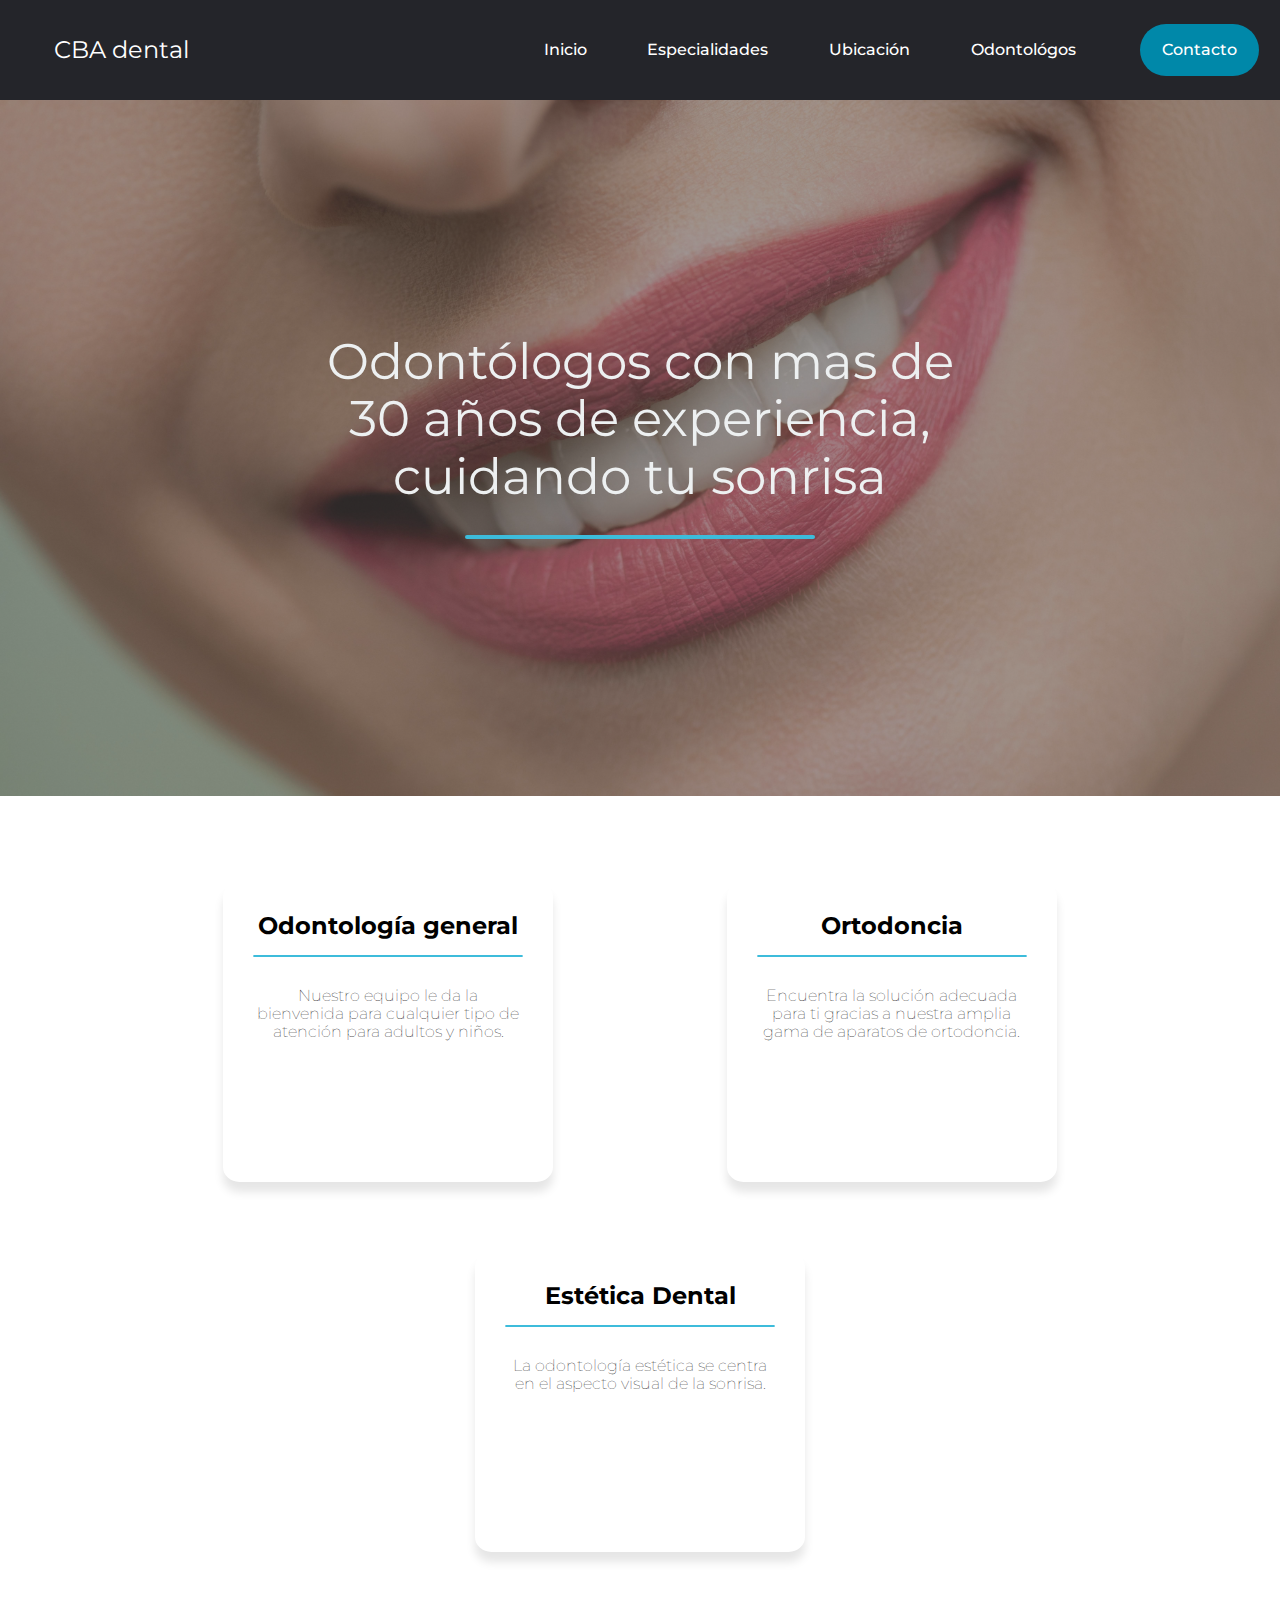
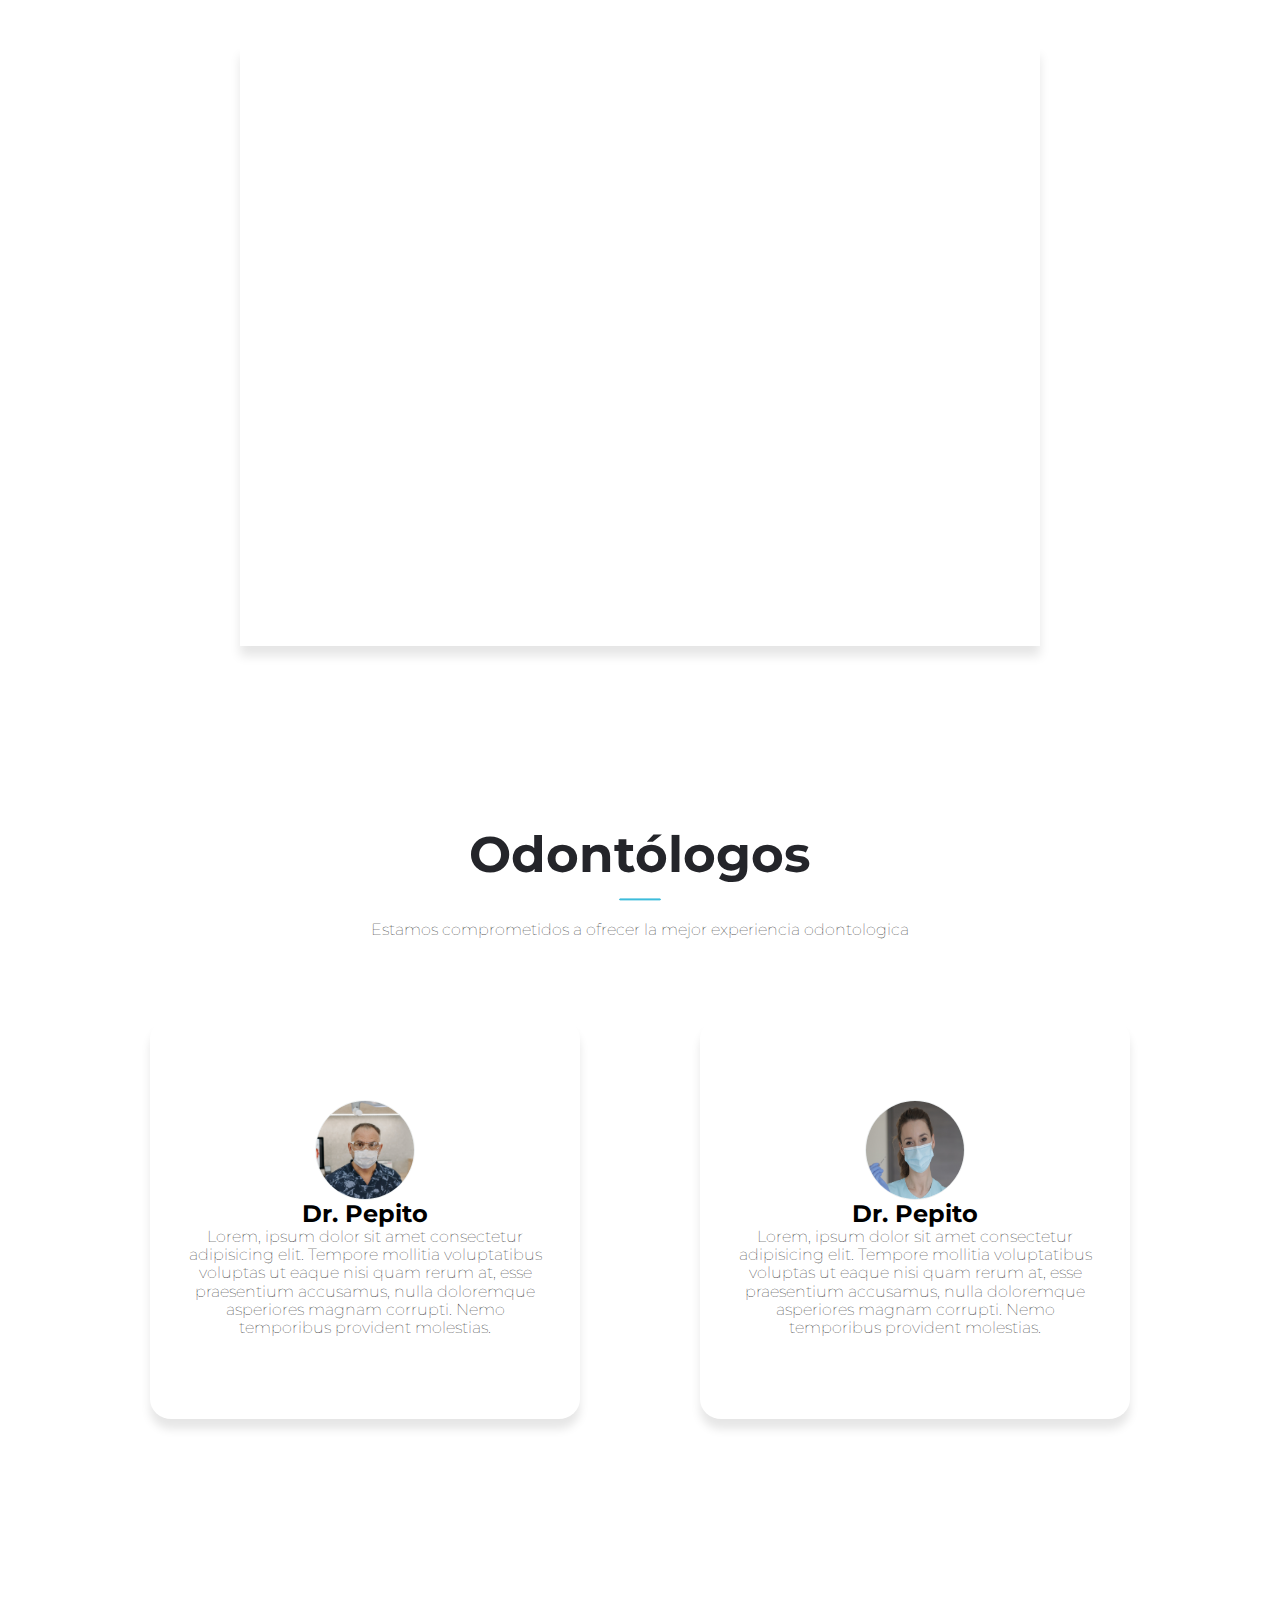
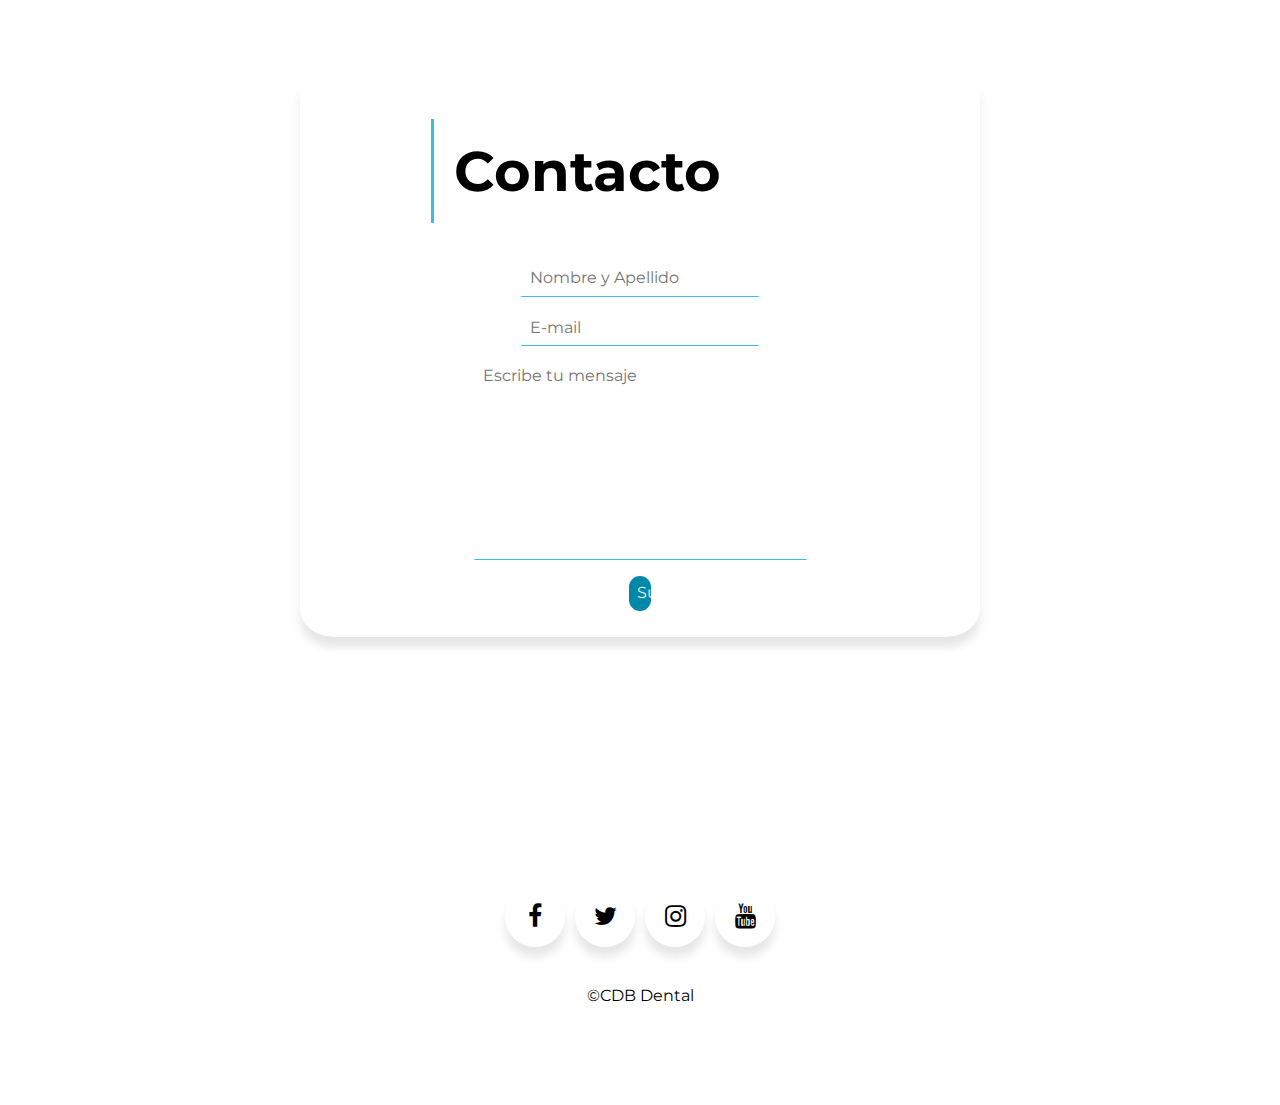
<file: index.html>
<!DOCTYPE html>
<html lang="en">
<head>
    <meta charset="UTF-8">
    <meta http-equiv="X-UA-Compatible" content="IE=edge">
    <meta name="viewport" content="width=device-width, initial-scale=1.0">
    <link rel="preconnect" href="https://fonts.googleapis.com">
    <link rel="preconnect" href="https://fonts.gstatic.com" crossorigin>
    <link href="https://fonts.googleapis.com/css2?family=Montserrat:wght@500&display=swap" rel="stylesheet">
    <link rel="stylesheet" href="normalize.css">
    <link rel="stylesheet" href="styles.css">
    <title>CBA Dental | Odontología </title>
    <link rel="shortcut icon" href="android-chrome-512x512.png">
    <link rel="stylesheet" href="https://cdnjs.cloudflare.com/ajax/libs/font-awesome/4.7.0/css/font-awesome.min.css">
</head>
<body>
    <header>
        <nav >
            <input id="nav-toggle" type="checkbox">
            <div class="logo-containter"><div class="logo">CBA dental</div></div>
            <ul class="links">
                <li><a href="#img">Inicio</a></li>
                <li><a href="#esp">Especialidades</a></li>
                <li><a href="#ubicacion">Ubicación</a></li>
                <li><a href="#od">Odontológos</a></li>
                <li><button><a href="#contacto">Contacto</a></button></li>
            </ul>
            <label for="nav-toggle" class="icon-burger">
                <div class="line"></div>
                <div class="line"></div>
                <div class="line"></div>
            </label>
        </nav>
    </header>
    <main>
        <div class="main-container">
                <section class="section__img" id="img">
                    <div class="txt"> 
                        <p class="titulo-od">Odontólogos con mas de 30 años de experiencia, cuidando tu sonrisa <hr class="hr-img"></p>
                    </div>
                </section>
                <section class="section__esp" id="esp">
                    <div class="box-container">
                        <div class="box box-1">
                            <h2 class="h2-esp h2__box-1">Odontología general</h2><hr class="hr-esp">
                            <p class="p-esp">Nuestro equipo le da la bienvenida para cualquier tipo de atención para adultos y niños.</p>
                        </div>
                        <div class="box box-2">
                            <h2 class="h2-esp h2__box-2">Ortodoncia</h2><hr class="hr-esp">
                            <p class="p-esp">Encuentra la solución adecuada para ti gracias a nuestra amplia gama de aparatos de ortodoncia.</p>
                        </div>
                        <div class="box box-3">
                            <h2 class="h2-esp h2__box-3">Estética Dental</h2><hr class="hr-esp">
                            <p class="p-esp">La odontología estética se centra en el aspecto visual de la sonrisa.</p>
                        </div>
                    </div>
                </section>
                <section class="section__map" id="ubicacion">
                    <div class="map-container">
                        <iframe src="https://www.google.com/maps/embed?pb=!1m18!1m12!1m3!1d13635.   063838438842!2d-64.25431509999999!3d-31.   31021315!2m3!1f0!2f0!3f0!3m2!1i1024!2i768!4f13.    1!3m3!1m2!1s0x94329c7bc694acbd%3A0xd8ba63fbfef79882!2sSierras%20Chicas%2C%20Villa%  20Allende%2C%20C%C3%B3rdoba!5e0!3m2!1ses-419!2sar!4v1626535826634!5m2!1ses-419!2sa    r" width="800px" height="600px" style="border:0;" allowfullscreen="" loading="lazy"></iframe>
                    </div>
                </section>
                <section class="section__odontologos" id="od">
                    <div class="od-container-1">
                        <div class="od-container--title">
                            <h2 class="h2-od">Odontólogos</h2><hr class="hr-od--title">
                            <p class="p-od">Estamos comprometidos a ofrecer la mejor experiencia odontologica</p>
                        </div>
                    </div>
                    <div class="od-container-2">
                        <div class="od-container--prof">
                            <div class="prof prof1">
                                <div class="od-container--img1">
                                    <img src="foto_prof1.jpg" alt="" class="img-prof">
                                </div>
                                <h2 class="h2-prof h2__prof-1">Dr. Pepito</h2>
                                <p class="p-prof">Lorem, ipsum dolor sit amet consectetur adipisicing elit. Tempore mollitia voluptatibus voluptas ut eaque nisi quam rerum at, esse praesentium accusamus, nulla doloremque asperiores magnam corrupti. Nemo temporibus provident molestias.</p>
                            </div>
                            <div class="prof prof2">
                                <div class="od-container--img2">
                                    <img src="foto_prof2.jpg" alt="" class="img-prof">
                                </div>
                                <h2 class="h2-prof h2__prof-2">Dr. Pepito</h2>
                                <p class="p-prof">Lorem, ipsum dolor sit amet consectetur adipisicing elit. Tempore mollitia voluptatibus voluptas ut eaque nisi quam rerum at, esse praesentium accusamus, nulla doloremque asperiores magnam corrupti. Nemo temporibus provident molestias.</p>
                            </div>
                        </div>
                    </div>
                </section>
                <section class="section__contacto" id="contacto">
                    <div class="form-container">
                        <form action="" class="form">
                            <div class="form__section">
                                <input type="text" class="form__input" placeholder="Nombre y Apellido">
                            </div>
                            <div class="form__section">
                                <input type="e-mail" class="form__input" placeholder="E-mail"></input>
                            </div>
                            <div class="form__section">
                                <textarea name="" id="" cols="30" rows="10" class="form__input" placeholder="Escribe tu mensaje"></textarea>
                            </div>
                            <div class="form__section">
                                <input type="submit" class="form__input submit" ></input>
                            </div>
                        </form>
                            <div class="form__contacto">
                                <h2>Contacto</h2>
                            </div>
                    </div>
                </section>
        </div>
    </main>
    <footer>
        <div class="wrapper">
            <div class="button">
              <div class="icon"><i class="fa fa-facebook-f"></i></div>
              <span>Facebook</span>
            </div>
            <div class="button">
              <div class="icon"><i class="fa fa-twitter"></i></div>
              <span>Twitter</span>
            </div>
            <div class="button">
              <div class="icon"><i class="fa fa-instagram"></i></div>
              <span>Instagram</span>
            </div>
            <div class="button">
              <div class="icon"><i class="fa fa-youtube"></i></div>
              <span>YouTube</span>
            </div>
          </div>
          <div class="derechosreservados">
              <p>©CDB Dental</p>
          </div>
    </footer>
</body>
</html>
</file>
<file: styles.css>
html{
    padding: 0;
    margin: 0;
    scroll-behavior: smooth;
    scroll-padding: 100px;
}
*{  
    box-sizing: border-box;
    margin: 0;
    font-family: 'Montserrat', sans-serif;
    /* outline: 1px solid red; */
}
body{
    padding: 0;
    margin: 0;
}

/* Header */
.container{
    position: relative;
    margin-top: 100px;
    
}

.container img{
    display: block;
    width: 100%;
}

nav {
    position: fixed;
    z-index: 10;
    left: 0;
    right: 0;
    top: 0;
    padding:.5%;
    height: 100px;
    width: 100%;
    background-color: #24252A;
    
}

nav .logo-containter{
    float: left;
    width: 40%;
    height: 100%;
    display: flex;
    align-items: center;
    font-size: 24px;
    color: #fff;
    
}

nav .logo{
    margin-left: 2em;
}

nav .links{
    float: right;
    padding: 0;
    margin: 0;
    width: 60%;
    height: 100%;
    display: flex;
    justify-content: space-around;
    align-items: center;
}

nav .links li{
    list-style: none;
}

nav .links a{
    display: block;
    padding: 1em;
    font-size: 16px;
    font-weight: 500;
    color: #fff;
    text-decoration: none;
    transition-property: color, transform;
    transition-duration: .3s;
    
    
}

nav .links :not(:last-child) a:hover{
    color:  #3dbcdb;
}

nav .links button{
    margin-left: 20px;
    padding: -30px;
    background-color: rgba(0,136,169,1);
    border: none;
    border-radius: 50px;
    cursor: pointer;
    transition: all 0.3s ease 0s;
}

nav .links button:hover{
    background-color: rgb(0, 94, 117);
    color: #fff;
}

#nav-toggle {
    position: absolute;
    top: -100px;
}

nav .icon-burger{
    display: none;
    position: absolute;
    right: 5%;
    top: 50%;
    transform: translateY(-50%);
}

nav .icon-burger .line{
    width: 30px;
    height: 5px;
    background-color: #fff;
    margin: 5px;
    border-radius: 3px;
    transition: all .3s ease-in-out;
}

@media screen and (max-width: 768px){
    nav .logo-containter{
        float: none;
        width: auto;
        justify-content: center;
        
    }
    nav .logo{
        margin-left: 0;
    }

    nav .links{
        float: none;
        position: fixed;
        z-index: 9;
        left: 0;
        right: 0;
        top: 100px;
        bottom: 100%;
        width: auto;
        height: auto;
        flex-direction: column;
        justify-content: space-evenly;
        background-color: #24252abb;
        overflow: hidden;
        transition: all .5s ease-in-out;
    }
    nav .links a{
        font-size: 20px;

    }
    nav :checked ~ .links{
        bottom: 0;
    }
    nav .icon-burger{
        display: block;
    } 

    nav :checked ~.icon-burger .line:nth-child(1){
        transform: translateY(10px) rotate(225deg);
    }

    nav :checked ~.icon-burger .line:nth-child(3){
        transform: translateY(-10px) rotate(-225deg);
    }

    nav :checked ~.icon-burger .line:nth-child(2){
        opacity: 0;
    }
    
    
}

/* .header-container{
    display: flex;
    justify-content: flex-end;
    align-items: center;
    padding: 20px 8px;
    background-color: #24252A;
    position: fixed;
    width: 100%;
    z-index: 999;
} 
li, a, button{
    font-family: 'Montserrat', sans-serif;
    font-weight: 500;
    font-size: 16px;
    color: #edf0f1;
    text-decoration: none;
    
}
.nav__links a{
    transition-property: color, transform;
    transition-duration: .3s;
}

.nav__links a:hover {
    color:  #3dbcdb;
}
.nav__inicio, .nav__especialidades{
    border-right: 1px solid #3dbcdb;
}
.button-contacto{
    margin-left: 20px;
    padding: 9px 25px;
    background-color: rgba(0,136,169,1);
    border: none;
    border-radius: 50px;
    cursor: pointer;
    transition: all 0.3s ease 0s;
} */


/* Main */


.main-container{
    padding-top: 76px;
}

/* Main__Section-IMG */
.section__img{
    margin: 0;
    display: flex;
    background: url(imagenfondo.jpg);
    background-size: cover;
    background-color: rgb(100,100,100);
    background-blend-mode: soft-light;
    height: 80vh;
    width: 100%;
}

.txt{
    display: flex;
    align-items: center;
    justify-content: center;
    text-align: center;
    text-justify: center;
    flex-direction: column;
    color: #edf0f1;
    font-size: 50px;
    font-family: 'Montserrat', sans-serif;
    font-weight: 100px;
    width: 100%;
    padding: 0px 300px;
}

.hr-img{
    margin-top: 30px;
    border: none;
    background: #3dbcdb;
    border-radius: 10px;
    height: 4px;
    width: 350px;
}

/* Main__Section-Esp */

.section__esp{
    
    width: 100%;
}

.box-container{
    display: flex;
    align-content: center;
    justify-content: space-evenly;
    flex-wrap: wrap;
    height: auto;
    margin: 1em 5em 4em;
}
.box{
    box-shadow: 0px 10px 10px rgba(0,0,0,0.1);
    margin: 5px;
    height: 300px;
    width: 330px;
    border-radius: 5%;
    margin: 70px 30px 0px 30px;
    padding: 30px;
    
}

.h2-esp{
    font-family: 'Montserrat', sans-serif;
    text-align: center;
}

.hr-esp{
    margin: 15px 0px 30px;
    background-color: #3dbcdb;
    border-radius: 10px;
    border: .7px solid #3dbcdb ;
}

.p-esp{
    font-family: 'Montserrat', sans-serif;
    font-weight: 100;
    text-align: center;
}

.box-1,.box-2, .box-3{
    transition-property: background, color, box-shadow;
    transition-duration: .5s;
    
}

.box-1:hover{
    background: url(odontolog_general.jpg);
    background-size: cover;
    color: #fff;
    background-color: rgb(100,100,100);
    background-blend-mode: soft-light;
    -webkit-box-shadow: 0px 0px 23px 5px rgba(0,0,0,0.64); 
    box-shadow: 0px 0px 23px 5px rgba(0,0,0,0.64);
    
}

.box-2:hover{
    background: url(ortodoncia.jpg);
    background-size: cover;
    color: #fff;
    background-color: rgb(100,100,100);
    background-blend-mode: soft-light;
    -webkit-box-shadow: 0px 0px 23px 5px rgba(0,0,0,0.64); 
    box-shadow: 0px 0px 23px 5px rgba(0,0,0,0.64);
}

.box-3:hover{
    background: url(estetica-dental.jpg);
    background-size: cover;
    color: #fff;
    background-color: rgb(100,100,100);
    background-blend-mode: soft-light;
    -webkit-box-shadow: 0px 0px 23px 5px rgba(0,0,0,0.64); 
    box-shadow: 0px 0px 23px 5px rgba(0,0,0,0.64);
}


/* Main__Section-map */
.section__map{
    
    margin-bottom: 30px;
}

.map-container{
    display: flex;
    justify-content: center;
    align-items: center;
    flex-wrap: wrap;
    overflow: hidden;
    margin-bottom: 150px;
}

iframe{
    margin: 30px;
    box-shadow: 0px 10px 10px rgba(0,0,0,0.1);
    transition-property: background, color, box-shadow;
    transition-duration: .5s;
}

iframe:hover{
    -webkit-box-shadow: 0px 0px 23px 5px rgba(0,0,0,0.64); 
    box-shadow: 0px 0px 23px 5px rgba(0,0,0,0.64);
}

/* Main__Section-odontologos */

.section__odontologos{
    
    margin-bottom: 150px;
}

.od-container{
    display: flex;
    align-content: center;
    justify-content: space-evenly;
    height: auto;
}


.h2-od{
    color: #24252A;
    font-size: 50px;
    font-family: 'Montserrat', sans-serif;
    font-weight: 100px;
    text-align: center;
    margin-top: 40px;
    
}

.hr-od--title{
    margin: 15px 0px 30px;
    background-color: #3dbcdb;
    border-radius: 10px;
    border: .7px solid #3dbcdb;
    width: 40px;
    position: relative;
    left: 50%;
    transform: translateX(-50%) translateY(-30%);
}

.p-od{
    font-family: 'Montserrat', sans-serif;
    font-weight: 100;
    text-align: center;
    position: relative;
    bottom: 10px;
}


.od-container--prof{
    display: flex;
    align-content: center;
    justify-content: space-evenly;
    flex-wrap: wrap;
    height: auto;
    margin: auto 60px 40px;
    
}
.prof{
    background-color: transparent;
    margin: 5px;
    height: 400px;
    width: 430px;
    border-radius: 5%;
    margin: 70px 30px 0px 30px;
    padding: 30px;
    box-shadow: 0px 10px 10px rgba(0,0,0,0.1);
    align-content: center;
    justify-content: center;
    transition-property: background, color, box-shadow;
    transition-duration: .5s;
}

.prof:hover{
    -webkit-box-shadow: 0px 0px 23px 5px rgba(0,0,0,0.64); 
    box-shadow: 0px 0px 23px 5px rgba(0,0,0,0.64);
}

.od-container--img1, .od-container--img2{
    display: flex;
    flex-wrap: wrap;
    margin: auto 10px;
    align-content: center;
    justify-content: center;  
}


.img-prof{
    height: 100px;
    width: 100px; 
    border: 1px solid #edf0f1;
    border-radius: 50px;
    position: relative;
    display: inline;
    
}


.h2-prof{
    font-family: 'Montserrat', sans-serif;
    text-align: center;
}

.p-prof{
    font-family: 'Montserrat', sans-serif;
    font-weight: 100;
    text-align: center;
}

/* Main__Section-contacto */

.section__contacto{
    display: flex;
    align-items: center;
    flex-wrap: wrap;
    justify-content: center;
}
.form-container{
    display: flex;
    align-items: center;
    flex-wrap: wrap-reverse;
    justify-content: center;
    margin: 100px 300px 50px;
    padding: 20px;
    width: auto;
    min-width:420px;
    border-radius: 5%;
    box-shadow: 0px 10px 10px rgba(0,0,0,0.1);
    transition-property: background, color, box-shadow;
    transition-duration: .5s;
}
.form-container:hover{
    -webkit-box-shadow: 0px 0px 23px 5px rgba(0,0,0,0.64); 
    box-shadow: 0px 0px 23px 5px rgba(0,0,0,0.64);
}

.form{
    min-width: 400px;
    text-align: center;
    justify-items: center;
    
    
}

.form__input {
    width: 100%;
    padding: 8px;
    margin: 6px 0;
    border-color: transparent;
    border-bottom: 1px solid #3dbcdb;
    outline: transparent;
}
.form textarea{
    min-width: 120px;
    resize: none;
}

.submit{
    border: none;
    width: 30%;
    border-radius: 50px;
    cursor: pointer;
    transition: all 0.3s ease 0s;
    background-color: rgba(0,136,169,1);
    color: #edf0f1;
}
.submit:hover{
    background-color:  rgba(0,136,169,.8);
}


.form__contacto{
    height:100%;
    flex: .7;
    margin: 30px;
    border-left: 3px solid #3dbcdb;
    width: 300px;
    padding: 20px;
    flex-shrink: 1;

}
.form__contacto h2{
    width: 100%;
    font-weight: 700;
    font-size: 3.5em;
    margin: left;
}

/* Footer */

footer{
    margin-top: 200px;
    margin-bottom: 100px;
    display: grid;
    height: 100%;
    width: 100%;
    place-items: center; 
}
.wrapper .button{
    
    display: inline-block;
    height: 60px;
    width: 60px;
    float: left;
    margin: 0 5px;
    overflow: hidden;
    background: #fff;
    border-radius: 50px;
    cursor: pointer;
    box-shadow: 0px 10px 10px rgba(0,0,0,0.1);
    transition: all 0.3s ease-out;
  }
.wrapper .button:hover{
    width: 200px;
  }
.wrapper .button .icon{
    display: inline-block;
    height: 60px;
    width: 60px;
    text-align: center;
    border-radius: 50px;
    box-sizing: border-box;
    line-height: 60px;
    transition: all 0.3s ease-out;
  }
.wrapper .button:nth-child(1):hover .icon{
    background: #4267B2;
  }
.wrapper .button:nth-child(2):hover .icon{
    background: #1DA1F2;
  }
.wrapper .button:nth-child(3):hover .icon{
    background: #E1306C;
  }
  
.wrapper .button:nth-child(4):hover .icon{
    background: #ff0000;
  }
.wrapper .button .icon i{
    font-size: 25px;
    line-height: 60px;
    transition: all 0.3s ease-out;
  }
.wrapper .button:hover .icon i{
    color: #fff;
  }
.wrapper .button span{
    font-size: 20px;
    font-weight: 500;
    line-height: 60px;
    margin-left: 10px;
    transition: all 0.3s ease-out;
  }
.wrapper .button:nth-child(1) span{
    color: #4267B2;
  }
.wrapper .button:nth-child(2) span{
    color: #1DA1F2;
  }
.wrapper .button:nth-child(3) span{
    color: #E1306C;
  }
.wrapper .button:nth-child(4) span{
    color: #ff0000;
  }

.derechosreservados{
    margin-top: 40px;
}
</file>
